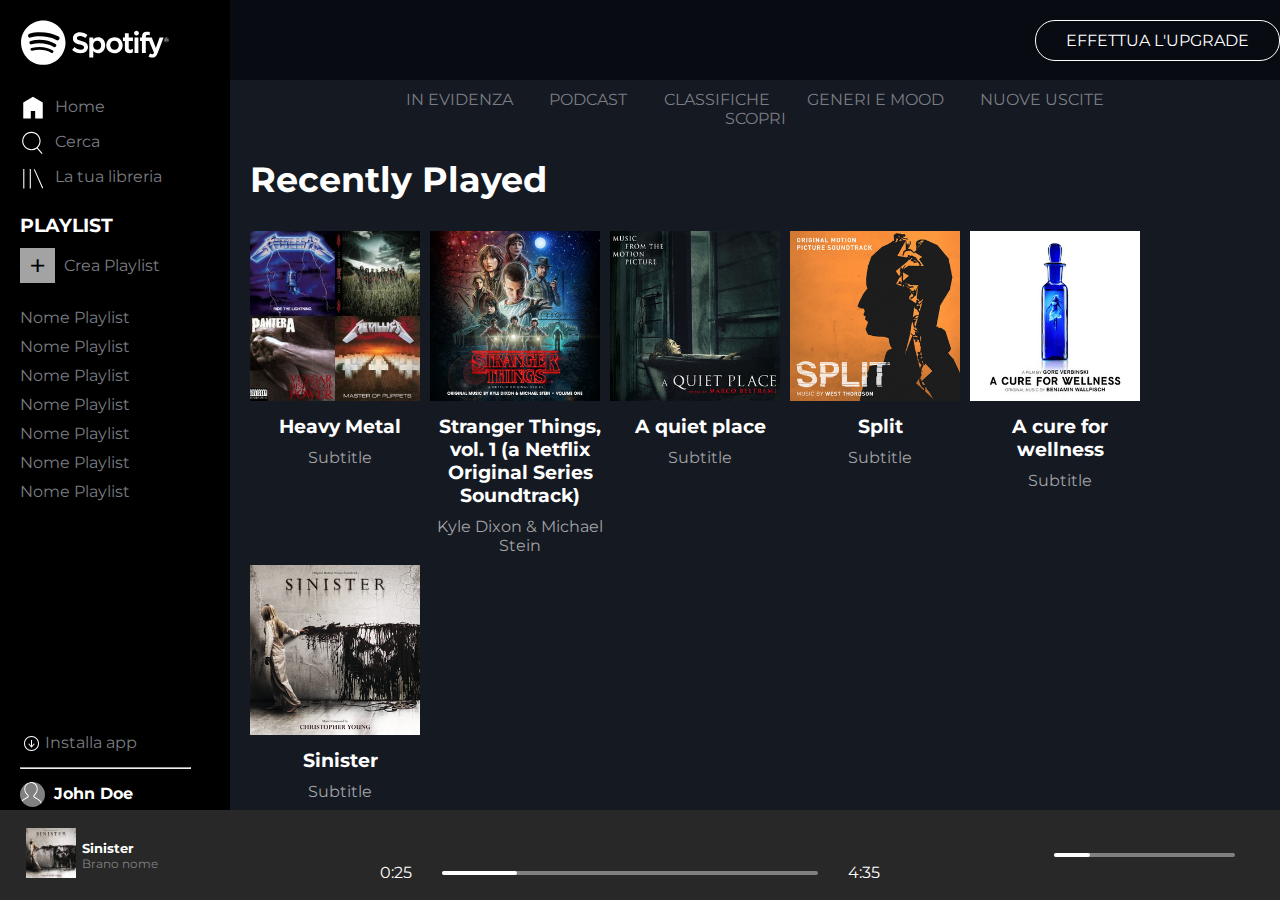
<file: index.html>
<!DOCTYPE html>
<html lang="en">
<head>
    <meta charset="UTF-8">
    <meta http-equiv="X-UA-Compatible" content="IE=edge">
    <meta name="viewport" content="width=device-width, initial-scale=1.0">
    <link rel="stylesheet" href="https://cdnjs.cloudflare.com/ajax/libs/font-awesome/5.15.3/css/all.min.css" integrity="sha512-iBBXm8fW90+nuLcSKlbmrPcLa0OT92xO1BIsZ+ywDWZCvqsWgccV3gFoRBv0z+8dLJgyAHIhR35VZc2oM/gI1w==" crossorigin="anonymous" referrerpolicy="no-referrer"
    />
    <link href="https://fonts.googleapis.com/css2?family=Montserrat&display=swap" rel="stylesheet">
    <link rel="stylesheet" href="css/style.css">
    <title>SpotifyWeb</title>
</head>
<body class="clearfix">
    
    <main>
        <!-- menu navigation a sinistra -->
        <nav class="float-left">
            <div class="menu-top flex column">
                <!-- logo spotify -->
                <div class="logo">
                    <img src="img/logo.svg" alt="Logo Spotify">
                </div>
                <!-- fine logo spotify -->
                <!-- logo spotify per widht<600px -->
                <div class="logo-small">
                    <img src="img/logo-small.svg" alt="Logo Spotify">
                </div>
                <!-- fine logo spotify per widht<600px -->
                <!-- parte menu navigazione superiore -->
                <div class="nav-top">
                    <ul>
                        <li>
                            <a href="#">
                            <img src="img/home.svg" alt="Home Spotify">
                            <span>Home</span>
                            </a>
                        </li>
                        <li>
                            <a href="#">
                                <img src="img/search.svg" alt="Search Spotify">
                                <span>Cerca</span>
                            </a>
                        <li>
                            <a href="#">
                                <img src="img/libreria.svg" alt="Libreria Spotify">
                                <span>La tua libreria</span>
                            </a>
                    </ul>
                </div>
                <!-- fine parte menu navigazione superiore -->
                <!-- parte menu navigazione centrale -->
                <div class="nav-center">
                    <h3>PLAYLIST</h3>
                    <a href="#">
                        <div class="new-playlist">
                            <span class="plus">+</span>
                            <span>Crea Playlist</span>
                        </div>
                    </a>
                    <ul>
                        <li><a href="#">Nome Playlist</a></li>
                        <li><a href="#">Nome Playlist</a></li>
                        <li><a href="#">Nome Playlist</a></li>
                        <li><a href="#">Nome Playlist</a></li>
                        <li><a href="#">Nome Playlist</a></li>
                        <li><a href="#">Nome Playlist</a></li>
                        <li><a href="#">Nome Playlist</a></li>
                    </ul>
                </div>
                <!-- fine parte menu navigazione centrale -->
            </div>
            <!-- parte menu navigazione inferiore -->
            <div class="nav-bottom flex column">
                <div class="install-app">
                    <a href="#"><img src="img/download.svg" alt="Download APP"><span>Installa app</span></a>
                </div>
                    <hr>
                    <div class="user">
                        <div class="profile-pic">
                            <img src="img/profile.svg" alt="profile">
                        </div>
                        <span>John Doe</span>
                    </div>
            </div>
            <!-- parte menu navigazione inferiore -->
        </nav>
        <!-- fine menu navigation a sinistra -->
        <div class="container float-left">
            <!-- sezione superiore upgrade -->
            <div class="top-main flex">
                 <div class="upgrade">
                     <a href="#">EFFETTUA L'UPGRADE</a>
                </div> 
            </div>
            <!-- fine sezione superiore upgrade -->
            <!-- corpo principale -->
            <div class="container-main"> 
                <!-- menu navigazione del main -->
                <div class="main-nav flex">
                    <ul class="flex wrap">
                        <li>
                            <a href="#">
                                IN EVIDENZA
                                <div class="underline"></div>
                            </a>
                        </li>
                        <li>
                            <a href="#">
                                PODCAST
                                <div class="underline"></div>
                            </a>
                        </li>
                        <li>
                            <a href="#">
                                CLASSIFICHE
                                <div class="underline"></div>
                            </a>
                        </li>
                        <li>
                            <a href="#">
                                GENERI E MOOD
                                <div class="underline"></div>
                            </a>
                        </li>
                        <li>
                            <a href="#">
                                NUOVE USCITE
                                <div class="underline"></div>
                            </a>
                        </li>
                        <li>
                            <a href="#">
                                SCOPRI
                                <div class="underline"></div>
                            </a>
                        </li>
                    </ul>
                </div>
                <!-- menu navigazione del main -->
                <!-- sezione ascoltati di recente -->
                <section class="recently">
                    <h2>Recently Played</h2>
                    <ul class="songs flex">
                        <li class="flex column">
                            <div class="song-img">
                                <div class="img">
                                    <img src="img/metal_lifting.jpg" alt="Metal">
                                    <i class="far fa-play-circle"></i>
                                </div>
                            </div>
                            <div class="song-txt flex column">
                                <h3 class="title-song">Heavy Metal</h3>
                                <span class="subtitle-song">Subtitle</span>
                            </div>
                        </li>
                        <li class="flex column">
                            <div class="song-img">
                                <div class="img">
                                    <img src="img/stranger.jpeg" alt="Stranger Things">
                                    <i class="far fa-play-circle"></i>
                                </div>
                            </div>
                            <div class="song-txt flex column">
                                <h3 class="title-song">Stranger Things, vol. 1 (a Netflix Original Series Soundtrack)</h3>
                                <span class="subtitle-song">Kyle Dixon & Michael Stein</span>
                            </div>
                        </li>
                        <li class="flex column">
                            <div class="song-img">
                                <div class="img">
                                    <img src="img/aquietplace.jpeg" alt="Quiet Place">
                                    <i class="far fa-play-circle"></i> 
                                </div>
                            </div>
                            <div class="song-txt flex column">
                                <h3 class="title-song">A quiet place</h3>
                                <span class="subtitle-song">Subtitle</span>
                            </div>
                        </li>
                        <li class="flex column">
                            <div class="song-img">
                                <div class="img">
                                    <img src="img/split.jpeg" alt="Split">
                                    <i class="far fa-play-circle"></i>
                                </div>
                            </div>
                            <div class="song-txt flex column">
                                <h3 class="title-song">Split</h3>
                                <span class="subtitle-song">Subtitle</span>
                            </div>
                        </li>
                        <li class="flex column">
                            <div class="song-img">
                                <div class="img">
                                    <img src="img/cure.jpeg" alt="Cure">
                                    <i class="far fa-play-circle"></i>
                                </div>
                            </div>
                            <div class="song-txt flex column">
                                <h3 class="title-song">A cure for wellness</h3>
                                <span class="subtitle-song">Subtitle</span>
                            </div>
                        </li>
                        <li class="flex column">
                            <div class="song-img">
                                <div class="img">
                                    <img src="img/sinister.jpeg" alt="Sinister">
                                    <i class="far fa-play-circle"></i>
                                </div>
                            </div>
                            <div class="song-txt flex column">
                                <h3 class="title-song">Sinister</h3>
                                <span class="subtitle-song">Subtitle</span>
                            </div>
                        </li>
                    </ul>
                </section>
                <!-- fine sezione ascoltati di recente -->
                <!-- sezione creato per John Doe -->
                <section class="create">
                    <h2>Creato per Jonh Doe</h2>
                    <span>Più ascolti, più accurati saranno i suggerimenti.</span>
                    <ul class="songs flex">
                        <li class="flex column">
                            <div class="song-img">
                                <div class="img">
                                    <img src="img/radar.jpeg" alt="Release Radar">
                                    <i class="far fa-play-circle"></i>
                                </div>
                            </div>
                            <div class="song-txt flex column">
                                <h3 class="title-song">Release Radar</h3>
                            </div>
                        </li>
                        <li class="flex column">
                            <div class="song-img">
                                <div class="img">
                                    <img src="img/mixdaily.jpeg" alt="Daily mix">
                                    <i class="far fa-play-circle"></i>
                                </div>
                            </div>
                            <div class="song-txt flex column">
                                <h3 class="title-song">Daily Mix 1</h3>
                            </div>
                        </li>
                    </ul>
                </section>
                <!-- fine sezione creato per John Doe -->
                <!-- sezione artisti più popolari -->
                <section class="popular">
                    <h2>Artisti più popolari</h2>
                    <span>Più ascolti, più accurati saranno i suggerimenti.</span>
                    <ul class="songs flex">
                        <li class="flex column">
                            <div class="song-img">
                                <div class="img">
                                    <img src="img/youg.jpeg" alt="Lana del Rey">
                                    <i class="far fa-play-circle"></i>
                                </div>
                            </div>
                            <div class="song-txt flex column">
                                <h3 class="title-song">Lana del Rey</h3>
                            </div>
                        </li>
                        <li class="flex column">
                            <div class="song-img">
                                <div class="img">
                                    <img src="img/einaudi.jpeg" alt="Ludovico Einaudi">
                                    <i class="far fa-play-circle"></i>
                                </div>
                            </div>
                            <div class="song-txt flex column">
                                <h3 class="title-song">Ludovico Einaudi</h3>
                            </div>
                        </li>
                    </ul>
                </section>
                <!-- sezione artisti più popolari -->
            </div>
            <!-- fine corpo principale -->
        </div>
    </main>
    <!-- footer -->
    <footer class="flex">
        <!-- parte sinistra footer -->
        <div class="footer-left flex">
            <div class="footer-left-song flex">
                <div class="footer-song">
                    <img src="img/sinister.jpeg" alt="Sinister Song">
                </div>
                <div class="footer-title flex column">
                    <h5>Sinister</h5>
                    <span>Brano nome</span>
                </div>
            </div>
            <div class="footer-left-icon flex column">
                <i class="far fa-heart"></i>
                <i class="far fa-folder"></i>
            </div>
        </div>
        <!-- fine parte sinistra footer -->
        <!-- parte centrale footer -->
        <div class="footer-center flex column">
            <div class="footer-center-top flex">
                <i class="fas fa-random"></i>
                <i class="fas fa-step-backward"></i>
                <i id="play" class="far fa-play-circle play"></i>
                <i class="fas fa-step-forward"></i>
                <i class="fas fa-redo"></i>
            </div>
            <div class="progression flex">
                <span id="time0">0:25</span>
                <div class="progression-bar">
                    <div class="loading"></div>
                    <div class="circle"></div>
                </div>
                <span id="time4">4:35</span>
            </div>
        </div>
        <!-- fine parte centrale footer -->
        <!-- parte destra footer -->
        <div class="footer-right flex">
            <i class="fas fa-list-ul"></i>
            <i class="fas fa-desktop"></i>
            <i class="fas fa-volume-up"></i>
            <div class="progression flex">
                <div class="progression-bar">
                    <div class="loading"></div>
                    <div class="circle"></div>
                </div>
            </div>
        </div>
        <!-- fine parte destra footer -->
    </footer>
    <!-- fine footer -->
</body>
</html>
</file>
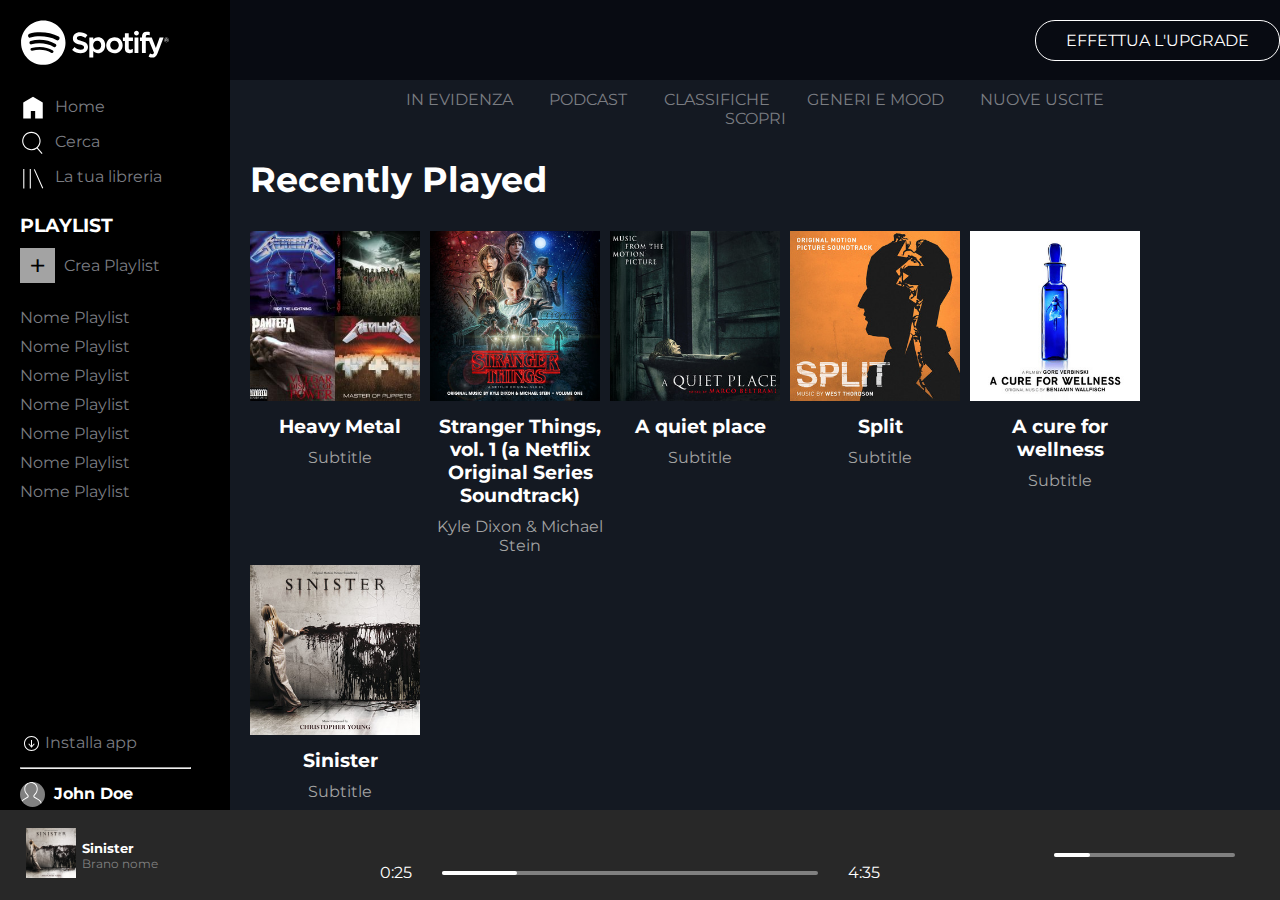
<file: Spotifybonus/index.html>
<!DOCTYPE html>
<html lang="en">
<head>
    <meta charset="UTF-8">
    <meta http-equiv="X-UA-Compatible" content="IE=edge">
    <meta name="viewport" content="width=device-width, initial-scale=1.0">
    <link rel="stylesheet" href="https://cdnjs.cloudflare.com/ajax/libs/font-awesome/5.15.3/css/all.min.css" integrity="sha512-iBBXm8fW90+nuLcSKlbmrPcLa0OT92xO1BIsZ+ywDWZCvqsWgccV3gFoRBv0z+8dLJgyAHIhR35VZc2oM/gI1w==" crossorigin="anonymous" referrerpolicy="no-referrer"
    />
    <link href="https://fonts.googleapis.com/css2?family=Montserrat&display=swap" rel="stylesheet">
    <link rel="stylesheet" href="css/style.css">
    <title>SpotifyWeb</title>
</head>
<body class="clearfix">
    
    <main class="flex">
        <!-- menu navigation a sinistra -->
        <nav class="flex column">
            <div class="menu-top flex column">
                <!-- logo spotify -->
                <div class="logo">
                    <img src="img/logo.svg" alt="Logo Spotify">
                </div>
                <!-- fine logo spotify -->
                <!-- logo spotify per widht<600px -->
                <div class="logo-small">
                    <img src="img/logo-small.svg" alt="Logo Spotify">
                </div>
                <!-- fine logo spotify per widht<600px -->
                <!-- parte menu navigazione superiore -->
                <div class="nav-top">
                    <ul>
                        <li>
                            <a href="#">
                            <img src="img/home.svg" alt="Home Spotify">
                            <span>Home</span>
                            </a>
                        </li>
                        <li>
                            <a href="#">
                                <img src="img/search.svg" alt="Search Spotify">
                                <span>Cerca</span>
                            </a>
                        <li>
                            <a href="#">
                                <img src="img/libreria.svg" alt="Libreria Spotify">
                                <span>La tua libreria</span>
                            </a>
                    </ul>
                </div>
                <!-- fine parte menu navigazione superiore -->
                <!-- parte menu navigazione centrale -->
                <div class="nav-center">
                    <h3>PLAYLIST</h3>
                    <a href="#">
                        <div class="new-playlist">
                            <span class="plus">+</span>
                            <span>Crea Playlist</span>
                        </div>
                    </a>
                    <ul>
                        <li><a href="#">Nome Playlist</a></li>
                        <li><a href="#">Nome Playlist</a></li>
                        <li><a href="#">Nome Playlist</a></li>
                        <li><a href="#">Nome Playlist</a></li>
                        <li><a href="#">Nome Playlist</a></li>
                        <li><a href="#">Nome Playlist</a></li>
                        <li><a href="#">Nome Playlist</a></li>
                    </ul>
                </div>
                <!-- fine parte menu navigazione centrale -->
            </div>
            <!-- parte menu navigazione inferiore -->
            <div class="nav-bottom flex column">
                <div class="install-app">
                    <a href="#"><img src="img/download.svg" alt="Download APP"><span>Installa app</span></a>
                </div>
                    <hr>
                    <div class="user">
                        <div class="profile-pic">
                            <img src="img/profile.svg" alt="profile">
                        </div>
                        <span>John Doe</span>
                    </div>
            </div>
            <!-- parte menu navigazione inferiore -->
        </nav>
        <!-- fine menu navigation a sinistra -->
        <div class="container">
            <!-- sezione superiore upgrade -->
            <div class="top-main flex">
                 <div class="upgrade">
                     <a href="#">EFFETTUA L'UPGRADE</a>
                </div> 
            </div>
            <!-- fine sezione superiore upgrade -->
            <!-- corpo principale -->
            <div class="container-main"> 
                <!-- menu navigazione del main -->
                <div class="main-nav flex">
                    <ul class="flex wrap">
                        <li>
                            <a href="#">
                                IN EVIDENZA
                                <div class="underline"></div>
                            </a>
                        </li>
                        <li>
                            <a href="#">
                                PODCAST
                                <div class="underline"></div>
                            </a>
                        </li>
                        <li>
                            <a href="#">
                                CLASSIFICHE
                                <div class="underline"></div>
                            </a>
                        </li>
                        <li>
                            <a href="#">
                                GENERI E MOOD
                                <div class="underline"></div>
                            </a>
                        </li>
                        <li>
                            <a href="#">
                                NUOVE USCITE
                                <div class="underline"></div>
                            </a>
                        </li>
                        <li>
                            <a href="#">
                                SCOPRI
                                <div class="underline"></div>
                            </a>
                        </li>
                    </ul>
                </div>
                <!-- menu navigazione del main -->
                <!-- sezione ascoltati di recente -->
                <section class="recently">
                    <h2>Recently Played</h2>
                    <ul class="songs flex">
                        <li class="flex column">
                            <div class="song-img">
                                <div class="img">
                                    <img src="img/metal_lifting.jpg" alt="Metal">
                                    <i class="far fa-play-circle"></i>
                                </div>
                            </div>
                            <div class="song-txt flex column">
                                <h3 class="title-song">Heavy Metal</h3>
                                <span class="subtitle-song">Subtitle</span>
                            </div>
                        </li>
                        <li class="flex column">
                            <div class="song-img">
                                <div class="img">
                                    <img src="img/stranger.jpeg" alt="Stranger Things">
                                    <i class="far fa-play-circle"></i>
                                </div>
                            </div>
                            <div class="song-txt flex column">
                                <h3 class="title-song">Stranger Things, vol. 1 (a Netflix Original Series Soundtrack)</h3>
                                <span class="subtitle-song">Kyle Dixon & Michael Stein</span>
                            </div>
                        </li>
                        <li class="flex column">
                            <div class="song-img">
                                <div class="img">
                                    <img src="img/aquietplace.jpeg" alt="Quiet Place">
                                    <i class="far fa-play-circle"></i> 
                                </div>
                            </div>
                            <div class="song-txt flex column">
                                <h3 class="title-song">A quiet place</h3>
                                <span class="subtitle-song">Subtitle</span>
                            </div>
                        </li>
                        <li class="flex column">
                            <div class="song-img">
                                <div class="img">
                                    <img src="img/split.jpeg" alt="Split">
                                    <i class="far fa-play-circle"></i>
                                </div>
                            </div>
                            <div class="song-txt flex column">
                                <h3 class="title-song">Split</h3>
                                <span class="subtitle-song">Subtitle</span>
                            </div>
                        </li>
                        <li class="flex column">
                            <div class="song-img">
                                <div class="img">
                                    <img src="img/cure.jpeg" alt="Cure">
                                    <i class="far fa-play-circle"></i>
                                </div>
                            </div>
                            <div class="song-txt flex column">
                                <h3 class="title-song">A cure for wellness</h3>
                                <span class="subtitle-song">Subtitle</span>
                            </div>
                        </li>
                        <li class="flex column">
                            <div class="song-img">
                                <div class="img">
                                    <img src="img/sinister.jpeg" alt="Sinister">
                                    <i class="far fa-play-circle"></i>
                                </div>
                            </div>
                            <div class="song-txt flex column">
                                <h3 class="title-song">Sinister</h3>
                                <span class="subtitle-song">Subtitle</span>
                            </div>
                        </li>
                    </ul>
                </section>
                <!-- fine sezione ascoltati di recente -->
                <!-- sezione creato per John Doe -->
                <section class="create">
                    <h2>Creato per Jonh Doe</h2>
                    <span>Più ascolti, più accurati saranno i suggerimenti.</span>
                    <ul class="songs flex">
                        <li class="flex column">
                            <div class="song-img">
                                <div class="img">
                                    <img src="img/radar.jpeg" alt="Release Radar">
                                    <i class="far fa-play-circle"></i>
                                </div>
                            </div>
                            <div class="song-txt flex column">
                                <h3 class="title-song">Release Radar</h3>
                            </div>
                        </li>
                        <li class="flex column">
                            <div class="song-img">
                                <div class="img">
                                    <img src="img/mixdaily.jpeg" alt="Daily mix">
                                    <i class="far fa-play-circle"></i>
                                </div>
                            </div>
                            <div class="song-txt flex column">
                                <h3 class="title-song">Daily Mix 1</h3>
                            </div>
                        </li>
                    </ul>
                </section>
                <!-- fine sezione creato per John Doe -->
                <!-- sezione artisti più popolari -->
                <section class="popular">
                    <h2>Artisti più popolari</h2>
                    <span>Più ascolti, più accurati saranno i suggerimenti.</span>
                    <ul class="songs flex">
                        <li class="flex column">
                            <div class="song-img">
                                <div class="img">
                                    <img src="img/youg.jpeg" alt="Lana del Rey">
                                    <i class="far fa-play-circle"></i>
                                </div>
                            </div>
                            <div class="song-txt flex column">
                                <h3 class="title-song">Lana del Rey</h3>
                            </div>
                        </li>
                        <li class="flex column">
                            <div class="song-img">
                                <div class="img">
                                    <img src="img/einaudi.jpeg" alt="Ludovico Einaudi">
                                    <i class="far fa-play-circle"></i>
                                </div>
                            </div>
                            <div class="song-txt flex column">
                                <h3 class="title-song">Ludovico Einaudi</h3>
                            </div>
                        </li>
                    </ul>
                </section>
                <!-- sezione artisti più popolari -->
                <!-- sezione animation -->
                <section class="animation">
                    <h2>Gioca e vinci</h2>
                    <span>Se riesci a cliccare il quadrato potresti vincere un biglietto per la finale di Euro2020</span>
                    <a href="#">
                        <div class="div-animation"></div>
                    </a>
                </section>
                <!-- fine sezione animation -->
            </div>
            <!-- fine corpo principale -->
        </div>
    </main>
    <!-- footer -->
    <footer class="flex">
        <!-- parte sinistra footer -->
        <div class="footer-left flex">
            <div class="footer-left-song flex">
                <div class="footer-song">
                    <img src="img/sinister.jpeg" alt="Sinister Song">
                </div>
                <div class="footer-title flex column">
                    <h5>Sinister</h5>
                    <span>Brano nome</span>
                </div>
            </div>
            <div class="footer-left-icon flex column">
                <i class="far fa-heart"></i>
                <i class="far fa-folder"></i>
            </div>
        </div>
        <!-- fine parte sinistra footer -->
        <!-- parte centrale footer -->
        <div class="footer-center flex column">
            <div class="footer-center-top flex">
                <i class="fas fa-random"></i>
                <i class="fas fa-step-backward"></i>
                <i id="play" class="far fa-play-circle play"></i>
                <i class="fas fa-step-forward"></i>
                <i class="fas fa-redo"></i>
            </div>
            <div class="progression flex">
                <span id="time0">0:25</span>
                <div class="progression-bar">
                    <div class="loading"></div>
                    <div class="circle"></div>
                </div>
                <span id="time4">4:35</span>
            </div>
        </div>
        <!-- fine parte centrale footer -->
        <!-- parte destra footer -->
        <div class="footer-right flex">
            <i class="fas fa-list-ul"></i>
            <i class="fas fa-desktop"></i>
            <i class="fas fa-volume-up"></i>
            <div class="progression flex">
                <div class="progression-bar">
                    <div class="loading"></div>
                    <div class="circle"></div>
                </div>
            </div>
        </div>
        <!-- fine parte destra footer -->
    </footer>
    <!-- fine footer -->
</body>
</html>
</file>
<file: css/style.css>
* {
    margin: 0;
    padding: 0;
    box-sizing: border-box;
}

/* common */
body {
    height: 100vh;
    width: 100%;
    font-family: 'Montserrat', sans-serif;
}

main {
    height: calc(100% - 90px);
}

.flex {
    display: flex;
}

.float-left {
    float: left;
}

.column {
    flex-direction: column;
} 

.clearfix::after {
    content: '';
    display: table;
    clear: both;
}

a {
    text-decoration: none;
    color: #7b7d82;
}

li {
    list-style: none;
}

h2,
h3 {
    color: white;
}

h2 {
    font-size: 35px;
}

.wrap {
    flex-wrap: wrap;
}
/* fine common */

/* main nav*/
nav {
    height: 100%;
    width: 230px;
    min-height: 480px;
    background-color: black;
    justify-content: space-between;
}

.menu-top li a:hover,
.nav-center a:hover,
.nav-bottom a:hover,
.upgrade a:hover {
    color: white;
}

.menu-top {
    height: calc(100% - 80px);
}
/* sezione logo */
.logo {
    padding: 20px;
}

.logo img {
    width: 150px;
}

.menu-top .logo-small {
    display: none;
    text-align: center;
    padding: 5px;
}
/* fine sezione logo */
/* parte superiore menu navigazione */
.nav-top #home {
    padding-left: 16px;
}

.nav-top li {
    padding-left: 20px;
}

.nav-top ul {
    line-height: 35px;
}

.nav-top li:hover {
    border-left: 4px solid #adff2f;
}

.nav-top ul li img {
    height: 26px;
    margin-right: 5px;
    vertical-align: middle;
}
/* fine parte superiore menu navigazione */
/* parte centrale menu navigazione */
.nav-center h3 {
    margin-bottom: 10px;
}

.nav-center {
    padding: 20px;
    overflow: hidden;
}

.nav-center > a > div {
    line-height: 35px;
}

.nav-center span {
    vertical-align: middle;
}

.new-playlist .plus {
    display: inline-block;
    width: 35px;
    height: 35px;
    text-align: center;
    line-height: 35px;
    font-size: 30px;
    background-color: #a3a3a3;
    margin-right: 5px;
    color: black;
}

.nav-center li {
    padding: 5px 0;
}

.nav-center ul {
    padding-top: 20px;
    height: 80%;
    overflow-y: auto;
}

.plus:hover {
    background-color: white;
}
/* fine parte centrale menu navigazione */
/* parte inferiore menu navigazione */
.nav-bottom {
    height: 80px;
    padding: 0 20px;
    justify-content: space-around;
}

.nav-bottom .install-app img{
    height: 20px;
    margin-right: 5px;
    vertical-align: middle;
}

.nav-bottom .user img{
    height: 25px;
    margin-right: 5px ;
}

.profile-pic{
    display: inline-block;
    width: 25px;
    height: 25px;
    background-color: #808080;
    border-radius: 50%;
    overflow: hidden; 
    vertical-align: middle;
    margin-right: 5px;
}

.nav-bottom hr {
    width: 90%;
    margin: 6px 0;
}

.user span {
    font-weight: bold;
    color: white;
}

.install-app:hover img{
    transform: scale(1.3);
}


.user:hover { 
    cursor: pointer;
}
/* fine parte inferiore menu navigazione */
/* fine main nav */

/* main container */
.container {
    height: 100%;
    width: calc(100% - 230px);
    overflow: hidden; 
    background-color: #141922;
}

.container-main {
    height: 100%;
    overflow-y:auto;
}

.recently,
.create,
.popular {
    padding-left: 20px;
}

.songs {
    flex-wrap: wrap;
}

.songs img {
    width: 180px;
    padding-right: 10px;
    padding-bottom: 10px;
}

.songs li {
    width: 180px;
}

.song-txt {
    width: 100%;
    text-align: center;
}

.song-img,
.song-txt {
    cursor: pointer;
}

.song-img .img {
    position: relative;
}

.song-img .far {
    color: white;
    font-size: 45px;
    position: absolute;
    display: none;
    left: 47%;
    top: 47%;
    transform: translate(-50%, -50%);
}

.songs .song-img:hover i {
    display: block;
}

.create h2,
.popular h2 {
    padding-top: 30px;
    padding-bottom: 15px;
}

.create span,
.popular span {
    color: #a3a3a3;
    font-size: 12px;
}

.create .songs,
.popular .songs {
    padding-top: 30px;
}

.songs .song-img:hover img {
    opacity: 0.5;
}
/* sezione superiore upgrade */
.top-main {
    height: 80px;
    z-index: 20;
    width: calc(100% - 230px);
    background-color: #080b12;
    justify-content: flex-end;
    align-items: center;
    position: fixed;
}

.upgrade:hover a{
    color: #adff2f;
    transform: scale(1.1);
}

.upgrade:hover {
    border: 1px solid #adff2f;
    padding: 10px 30px;
    border-radius: 20px;
    transform: scale(1.1);
    cursor: pointer;
}

.upgrade {
    border: 1px solid white;
    padding: 10px 30px;
    border-radius: 20px;
}

.upgrade a {
    color: white;
}
/* fine sezione superiore upgrade */
/* menu navigazione del main */
.main-nav {
    margin-top: 90px;
    justify-content: center;   
}

.main-nav a:hover {
    color: white;    
}

.main-nav a:hover .underline{
    display: block;   
}

.underline {
    height: 3px;
    width: 40%;
    background-color: #adff2f;
    position: absolute;
    left: 30%;
    display: none;
}

.main-nav > ul {
    width: 70%;
    justify-content: space-around;
}

.main-nav ul li a {
    margin: 0 15px;
}

.main-nav ul li {
    position: relative;
}
/* sezione recently */
.recently h2 {
    padding: 30px 0;

}

.recently .song-txt .subtitle-song {
    color: #a3a3a3;
    padding-top: 10px;
    margin-bottom: 10px;
}
/* fine sezione recently */
/* sezione popular */
.popular {
    margin-bottom: 20px;
}

.popular img {
    border-radius: 50%;
}
/* fine sezione popular */
/* fine main container */

/* footer left*/
footer {
    position: fixed;
    z-index: 999;
    width: 100%;
    height: 90px;
    background-color: #282828;
    justify-content: space-between;
}

.footer-left i:hover,
.footer-right i:hover {
    color: white;
    cursor: pointer;
}

.footer-left .footer-left-song:hover,
.footer-left .footer-title:hover {
    cursor: pointer;
}

.progression {
    width: 100%;
    align-items: center;
}

.footer-center .progression-bar,
.footer-right .progression-bar {
    width: 80%;
    min-width: 150px;
    height: 4px;
    background-color: #808080;
    position: relative;
    border-radius: 5px;
    cursor: pointer;
}

.loading {
    width: 20%;
    position: absolute;
    left: 0;
    height: 4px;
    border-radius: 5px;
    background-color: white;
    cursor: pointer;
}

.progression-bar:hover .loading {
    background-color: #adff2f;
}

.circle {
    display: none;
    width: 15px;
    height: 15px;
    border-radius: 50%;
    position: absolute;
    left: 19%;
    top: 50%;
    transform: translate(0%, -50%);
    background-color: white;
}

.progression-bar:hover .circle {
    display: block;
}
/* parte sinistra footer */
.footer-left {
    height: 100%;
    width: 230px;
    align-items: center;
    justify-content: space-around;
}

.footer-left h5 {
    color: white;
}

.footer-left span,
.footer-left i {
    color: #808080;
}

.footer-left span {
    font-size: 12px;
}

.footer-song img {
    height: 50px;
}

.footer-left-song {
    width: 60%;
    align-items: center;
    justify-content: space-around;
}

.footer-left span:hover {
    color: white;
    text-decoration: underline;
    cursor: pointer;
}

.footer-left-icon {
    height: 50%;
    justify-content: space-around;
}
/* fine footer left*/
/* footer center */
.footer-center {
    height: 100%;
    width: 500px;
    justify-content: space-around;
    align-items: center;
}

.footer-center-top {
    width: 50%;
    justify-content: space-around;
    align-items: center;
}

.footer-center i:hover {
    color: #adff2f;
    cursor: pointer;
}

#play:hover {
    transform: scale(1.3);
}

#play {
    font-size: 30px;
}

.footer-center i,
.footer-center span {
    color: white;
}

#time0 {
    padding-right: 30px;
}

#time4 {
    padding-left: 30px;
}
/* fine footer center */
/* footer right */
.footer-right {
    width: 250px;
    align-items: center;
}

.footer-right i {
    color: #808080; 
    padding-right: 8px;
}
/* fine footer right */
/* media query */
@media (max-width: 600px) {
    nav {
        width: 50px;
    }

    main .container {
        width: calc(100% - 50px);
    }

    main .top-main {
        width: calc(100% - 50px);
    }

    .menu-top .logo-small {
        display: block;
        width: 38px;
    }

    .nav-top li,
    .nav-bottom {
        padding: 0;
    }

    .logo-small,
    .nav-top,
    .nav-center {
        margin: 0 auto;
    }

    .nav-bottom {
        margin-left: 15px;
    }

    .menu-top .logo,
    .nav-top span,
    .nav-center,
    .nav-bottom span,
    .nav-bottom hr {
        display: none;
    }

    .footer-left {
        width: 30%;
    }

    .footer-center {
        width: auto;
    }

    .footer-right {
        width: 30%;
    }
}

@media (max-width: 1000px) {
    .main-nav > ul {
        width: 100%;
        justify-content: space-around;
    }    
}
/* fine media query */
/* debug */
.debug .logo {
    background-color: brown;
}

.debug .nav-top {
    background-color: yellow;
}

.debug .nav-center {
    background-color: blue;
}

.debug .nav-bottom {
    background-color: red;
}

.debug .container {
    background-color: lightcoral;
}

.debug > footer {
    background-color: lightskyblue;
}
</file>
<file: Spotifybonus/css/style.css>
* {
    margin: 0;
    padding: 0;
    box-sizing: border-box;
}

/* common */
body {
    height: 100vh;
    width: 100%;
    font-family: 'Montserrat', sans-serif;
}

main {
    height: calc(100% - 90px);
}

.flex {
    display: flex;
}

.float-left {
    float: left;
}

.column {
    flex-direction: column;
} 

.clearfix::after {
    content: '';
    display: table;
    clear: both;
}

a {
    text-decoration: none;
    color: #7b7d82;
}

li {
    list-style: none;
}

h2,
h3 {
    color: white;
}

h2 {
    font-size: 35px;
}

.wrap {
    flex-wrap: wrap;
}
/* fine common */

/* main nav*/
nav {
    height: 100%;
    width: 230px;
    min-height: 480px;
    background-color: black;
    justify-content: space-between;
}

.menu-top li a:hover,
.nav-center a:hover,
.nav-bottom a:hover,
.upgrade a:hover {
    color: white;
}

.menu-top {
    height: calc(100% - 80px);
}
/* sezione logo */
.logo {
    padding: 20px;
}

.logo img {
    width: 150px;
}

.menu-top .logo-small {
    display: none;
    text-align: center;
    padding: 5px;
}
/* fine sezione logo */
/* parte superiore menu navigazione */
.nav-top #home {
    padding-left: 16px;
}

.nav-top li {
    padding-left: 20px;
}

.nav-top ul {
    line-height: 35px;
}

.nav-top li:hover {
    border-left: 4px solid #adff2f;
}

.nav-top ul li img {
    height: 26px;
    margin-right: 5px;
    vertical-align: middle;
}
/* fine parte superiore menu navigazione */
/* parte centrale menu navigazione */
.nav-center h3 {
    margin-bottom: 10px;
}

.nav-center {
    padding: 20px;
    overflow: hidden;
}

.nav-center > a > div {
    line-height: 35px;
}

.nav-center span {
    vertical-align: middle;
}

.new-playlist .plus {
    display: inline-block;
    width: 35px;
    height: 35px;
    text-align: center;
    line-height: 35px;
    font-size: 30px;
    background-color: #a3a3a3;
    margin-right: 5px;
    color: black;
}

.nav-center li {
    padding: 5px 0;
}

.nav-center ul {
    padding-top: 20px;
    height: 80%;
    overflow-y: auto;
}

.plus:hover {
    background-color: white;
}
/* fine parte centrale menu navigazione */
/* parte inferiore menu navigazione */
.nav-bottom {
    height: 80px;
    padding: 0 20px;
    justify-content: space-around;
}

.nav-bottom .install-app img{
    height: 20px;
    margin-right: 5px;
    vertical-align: middle;
}

.nav-bottom .user img{
    height: 25px;
    margin-right: 5px ;
}

.profile-pic{
    display: inline-block;
    width: 25px;
    height: 25px;
    background-color: #808080;
    border-radius: 50%;
    overflow: hidden; 
    vertical-align: middle;
    margin-right: 5px;
}

.nav-bottom hr {
    width: 90%;
    margin: 6px 0;
}

.user span {
    font-weight: bold;
    color: white;
}

.install-app:hover img{
    transform: scale(1.3);
}


.user:hover { 
    cursor: pointer;
}
/* fine parte inferiore menu navigazione */
/* fine main nav */

/* main container */
.container {
    height: 100%;
    width: calc(100% - 230px);
    overflow: hidden; 
    background-color: #141922;
}

.container-main {
    height: 100%;
    overflow-y:auto;
}

.recently,
.create,
.popular {
    padding-left: 20px;
}

.songs {
    flex-wrap: wrap;
}

.songs img {
    width: 180px;
    padding-right: 10px;
    padding-bottom: 10px;
}

.songs li {
    width: 180px;
}

.song-txt {
    width: 100%;
    text-align: center;
}

.song-img,
.song-txt {
    cursor: pointer;
}

.song-img .img {
    position: relative;
}

.song-img .far {
    color: white;
    font-size: 45px;
    position: absolute;
    display: none;
    left: 47%;
    top: 47%;
    transform: translate(-50%, -50%);
}

.songs .song-img:hover i {
    display: block;
}

.create h2,
.popular h2 {
    padding-top: 30px;
    padding-bottom: 15px;
}

.create span,
.popular span {
    color: #a3a3a3;
    font-size: 12px;
}

.create .songs,
.popular .songs {
    padding-top: 30px;
}

.songs .song-img:hover img {
    opacity: 0.5;
}
/* sezione superiore upgrade */
.top-main {
    height: 80px;
    z-index: 20;
    background-color: #080b12;
    justify-content: flex-end;
    align-items: center;
}

.upgrade:hover a{
    color: #adff2f;
    transform: scale(1.1);
}

.upgrade:hover {
    border: 1px solid #adff2f;
    padding: 10px 30px;
    border-radius: 20px;
    transform: scale(1.1);
    cursor: pointer;
}

.upgrade {
    border: 1px solid white;
    padding: 10px 30px;
    border-radius: 20px;
}

.upgrade a {
    color: white;
}
/* fine sezione superiore upgrade */
/* menu navigazione del main */
.main-nav {
    margin-top: 10px;
    justify-content: center;   
}

.main-nav a:hover {
    color: white;    
}

.main-nav a:hover .underline{
    display: block;   
}

.underline {
    height: 3px;
    width: 40%;
    background-color: #adff2f;
    position: absolute;
    left: 30%;
    display: none;
}

.main-nav > ul {
    width: 70%;
    justify-content: space-around;
}

.main-nav ul li a {
    margin: 0 15px;
}

.main-nav ul li {
    position: relative;
}
/* sezione recently */
.recently h2 {
    padding: 30px 0;

}

.recently .song-txt .subtitle-song {
    color: #a3a3a3;
    padding-top: 10px;
    margin-bottom: 10px;
}
/* fine sezione recently */
/* sezione popular */
.popular {
    margin-bottom: 20px;
}

.popular img {
    border-radius: 50%;
}
/* fine sezione popular */
/* fine main container */

/* footer left*/
footer {
    width: 100%;
    height: 90px;
    background-color: #282828;
    justify-content: space-between;
}

.footer-left i:hover,
.footer-right i:hover {
    color: white;
    cursor: pointer;
}

.footer-left .footer-left-song:hover,
.footer-left .footer-title:hover {
    cursor: pointer;
}

.progression {
    width: 100%;
    align-items: center;
}

.footer-center .progression-bar,
.footer-right .progression-bar {
    width: 80%;
    min-width: 150px;
    height: 4px;
    background-color: #808080;
    position: relative;
    border-radius: 5px;
    cursor: pointer;
}

.loading {
    width: 20%;
    position: absolute;
    left: 0;
    height: 4px;
    border-radius: 5px;
    background-color: white;
    cursor: pointer;
}

.progression-bar:hover .loading {
    background-color: #adff2f;
}

.circle {
    display: none;
    width: 15px;
    height: 15px;
    border-radius: 50%;
    position: absolute;
    left: 19%;
    top: 50%;
    transform: translate(0%, -50%);
    background-color: white;
}

.progression-bar:hover .circle {
    display: block;
}
/* parte sinistra footer */
.footer-left {
    height: 100%;
    width: 230px;
    align-items: center;
    justify-content: space-around;
}

.footer-left h5 {
    color: white;
}

.footer-left span,
.footer-left i {
    color: #808080;
}

.footer-left span {
    font-size: 12px;
}

.footer-song img {
    height: 50px;
}

.footer-left-song {
    width: 60%;
    align-items: center;
    justify-content: space-around;
}

.footer-left span:hover {
    color: white;
    text-decoration: underline;
    cursor: pointer;
}

.footer-left-icon {
    height: 50%;
    justify-content: space-around;
}
/* fine footer left*/
/* footer center */
.footer-center {
    height: 100%;
    width: 500px;
    justify-content: space-around;
    align-items: center;
}

.footer-center-top {
    width: 50%;
    justify-content: space-around;
    align-items: center;
}

.footer-center i:hover {
    color: #adff2f;
    cursor: pointer;
}

#play:hover {
    transform: scale(1.3);
}

#play {
    font-size: 30px;
}

.footer-center i,
.footer-center span {
    color: white;
}

#time0 {
    padding-right: 30px;
}

#time4 {
    padding-left: 30px;
}
/* fine footer center */
/* footer right */
.footer-right {
    width: 250px;
    align-items: center;
}

.footer-right i {
    color: #808080; 
    padding-right: 8px;
}
/* fine footer right */
/* media query */
@media (max-width: 600px) {
    nav {
        width: 50px;
    }

    main .container {
        width: calc(100% - 50px);
    }

    main .top-main {
        width: calc(100% - 50px);
    }

    .menu-top .logo-small {
        display: block;
        width: 38px;
    }

    .nav-top li,
    .nav-bottom {
        padding: 0;
    }

    .logo-small,
    .nav-top,
    .nav-center {
        margin: 0 auto;
    }

    .nav-bottom {
        margin-left: 15px;
    }

    .menu-top .logo,
    .nav-top span,
    .nav-center,
    .nav-bottom span,
    .nav-bottom hr {
        display: none;
    }

    .footer-left {
        width: 30%;
    }

    .footer-center {
        width: auto;
    }

    .footer-right {
        width: 30%;
    }
}

@media (max-width: 1000px) {
    .main-nav > ul {
        width: 100%;
        justify-content: space-around;
    }    
}

@media (max-height: 500px) {
    .top-main {
        display: none;
    }

    .main-nav {
        margin-top: 10px;
    }
}
/* fine media query */
/* animation */
/* Animate */
.animation {
    padding-left: 20px;
}

.animation span {
    color: #a3a3a3;
    font-size: 12px;
}

.div-animation {
    width: 100px;
    height: 100px;
    position: relative;
    animation-name: euro2020;
    animation-duration: 1s;
    animation-iteration-count: infinite;
  }
  
  @keyframes euro2020 {
    0%   {background-color:green; left:0px; top:0px;}
    25%  {background-color:white; left:700px; top:0px;}
    50%  {background-color:red; left:0px; top:0px;}
    75%  {background-color:white; left:700px; top:0px;}
    100% {background-color:green; left:0px; top:0px;}
  }
/* fine animation */
/* debug */
.debug .logo {
    background-color: brown;
}

.debug .nav-top {
    background-color: yellow;
}

.debug .nav-center {
    background-color: blue;
}

.debug .nav-bottom {
    background-color: red;
}

.debug .container {
    background-color: lightcoral;
}

.debug > footer {
    background-color: lightskyblue;
}
</file>
